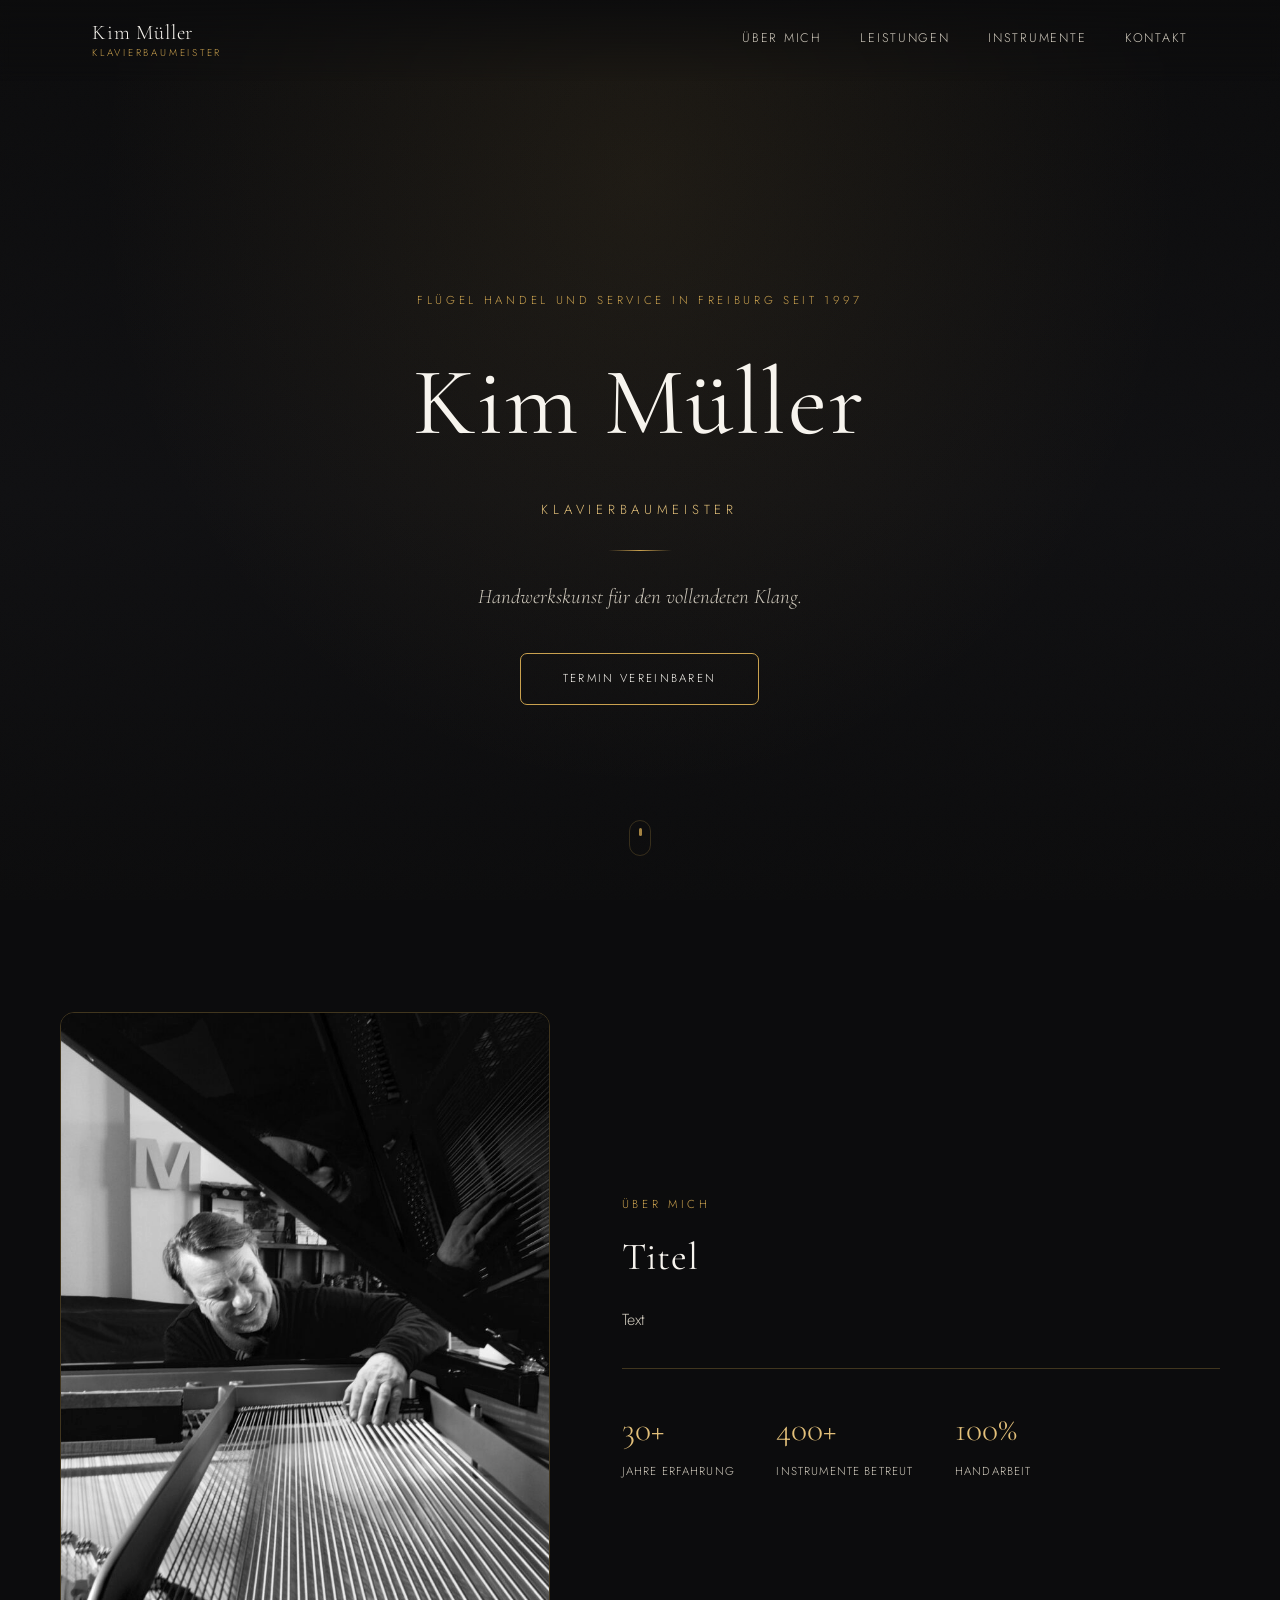
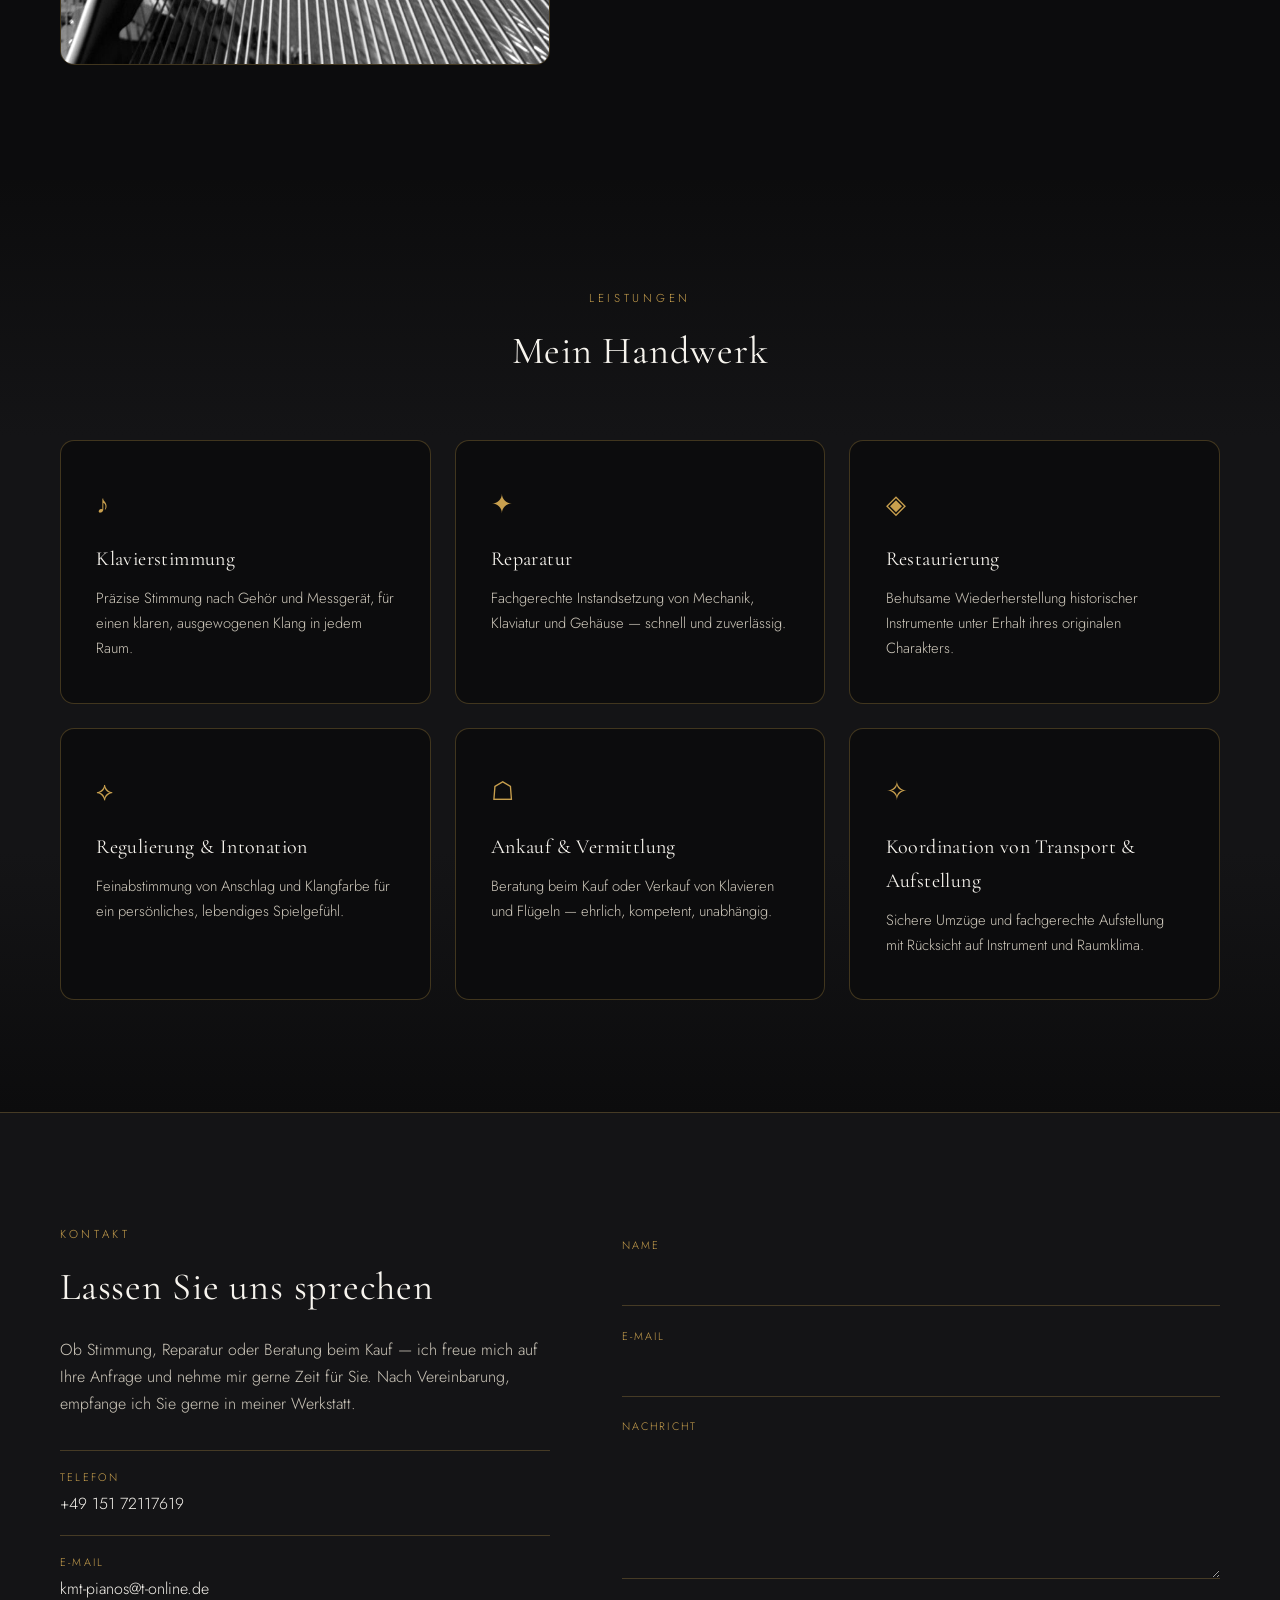
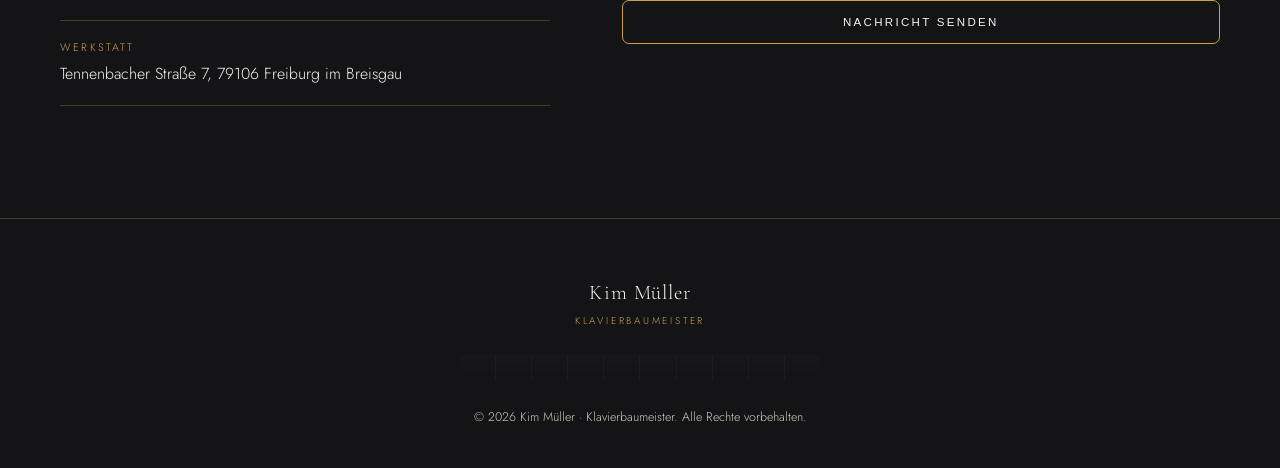
<file: index.html>
<!DOCTYPE html>
<html lang="de">
<head>
<meta charset="UTF-8">
<meta name="viewport" content="width=device-width, initial-scale=1.0">
<title>Kim Müller — Klavierbaumeister in Freiburg | Klavierstimmung, Reparatur, Flügel</title>
<meta name="description" content="Kim Müller, Klavierbaumeister in Freiburg im Breisgau seit 1997. Stimmung, Reparatur, Restaurierung und Regulierung von Klavieren und Flügeln — mit Handwerkskunst und Präzision.">
<link rel="canonical" href="https://kim-mueller-klavierbaumeister.com/">
<link rel="icon" href="favicon.svg" type="image/svg+xml">
<meta property="og:type" content="website">
<meta property="og:locale" content="de_DE">
<meta property="og:site_name" content="Kim Müller — Klavierbaumeister">
<meta property="og:title" content="Kim Müller — Klavierbaumeister in Freiburg">
<meta property="og:description" content="Klavierstimmung, Reparatur, Restaurierung sowie Handel mit Klavieren und Flügeln in Freiburg im Breisgau.">
<meta property="og:url" content="https://kim-mueller-klavierbaumeister.com/">
<meta property="og:image" content="https://kim-mueller-klavierbaumeister.com/assets/kim-mueller-werkstatt.jpg">
<script type="application/ld+json">
{
  "@context": "https://schema.org",
  "@type": "LocalBusiness",
  "@id": "https://kim-mueller-klavierbaumeister.com/#business",
  "name": "Kim Müller — Klavierbaumeister",
  "description": "Klavierstimmung, Reparatur, Restaurierung, Regulierung und Intonation sowie Handel mit Klavieren und Flügeln.",
  "url": "https://kim-mueller-klavierbaumeister.com/",
  "image": "https://kim-mueller-klavierbaumeister.com/assets/kim-mueller-werkstatt.jpg",
  "telephone": "+49 151 72117619",
  "email": "kmt-pianos@t-online.de",
  "foundingDate": "1997",
  "founder": { "@type": "Person", "name": "Kim Müller", "jobTitle": "Klavierbaumeister" },
  "address": {
    "@type": "PostalAddress",
    "streetAddress": "Tennenbacher Straße 7",
    "postalCode": "79106",
    "addressLocality": "Freiburg im Breisgau",
    "addressCountry": "DE"
  },
  "areaServed": "Freiburg im Breisgau"
}
</script>
<link rel="preconnect" href="https://fonts.googleapis.com">
<link rel="preconnect" href="https://fonts.gstatic.com" crossorigin>
<link href="https://fonts.googleapis.com/css2?family=Cormorant+Garamond:ital,wght@0,300;0,400;0,500;0,600;1,400&family=Jost:wght@300;400;500&display=swap" rel="stylesheet">
<link rel="stylesheet" href="styles.css">
</head>
<body>

<div class="grain"></div>
<div class="scroll-progress" id="scrollProgress"></div>

<header class="site-header" id="top">
  <div class="header-inner">
    <a class="brand" href="#top">
      <span class="brand-name">Kim Müller</span>
      <span class="brand-sub">Klavierbaumeister</span>
    </a>
    <nav class="nav" id="nav">
      <a href="#ueber-mich">Über mich</a>
      <a href="#leistungen">Leistungen</a>
      <a href="instrumente.html">Instrumente</a>
      <a href="#kontakt">Kontakt</a>
    </nav>
    <button class="nav-toggle" id="navToggle" aria-label="Menü öffnen" aria-expanded="false">
      <span></span><span></span><span></span>
    </button>
  </div>
</header>

<main>

  <section class="hero">
    <div class="hero-content">
      <p class="eyebrow">Flügel Handel und Service in Freiburg seit 1997</p>
      <h1>Kim Müller</h1>
      <p class="hero-role">Klavierbaumeister</p>
      <div class="hero-rule"></div>
      <p class="hero-tagline">Handwerkskunst für den vollendeten Klang.</p>
      <a href="#kontakt" class="btn">Termin vereinbaren</a>
    </div>
    <a href="#ueber-mich" class="scroll-cue" aria-label="Nach unten scrollen">
      <span></span>
    </a>
  </section>

  <section class="section" id="ueber-mich">
    <div class="section-inner two-col">
      <div class="col-media reveal">
        <div class="about-photo">
          <img src="assets/kim-mueller-werkstatt.jpg" alt="Kim Müller bei der Arbeit an einem Flügel in seiner Werkstatt" loading="lazy">
        </div>
      </div>
      <div class="col-text reveal" style="--reveal-delay: 0.1s">
        <p class="eyebrow">Über mich</p>
        <h2>Titel</h2>
        <p>Text</p>
        <div class="stats">
          <div class="stat">
            <span class="stat-num">30+</span>
            <span class="stat-label">Jahre Erfahrung</span>
          </div>
          <div class="stat">
            <span class="stat-num">400+</span>
            <span class="stat-label">Instrumente betreut</span>
          </div>
          <div class="stat">
            <span class="stat-num">100%</span>
            <span class="stat-label">Handarbeit</span>
          </div>
        </div>
      </div>
    </div>
  </section>

  <section class="section alt" id="leistungen">
    <div class="section-inner">
      <div class="reveal">
        <p class="eyebrow center">Leistungen</p>
        <h2 class="center">Mein Handwerk</h2>
      </div>
      <div class="services-grid">
        <div class="service reveal" style="--reveal-delay: 0.05s">
          <div class="service-icon" aria-hidden="true">♪</div>
          <h3>Klavierstimmung</h3>
          <p>Präzise Stimmung nach Gehör und Messgerät, für einen klaren, ausgewogenen Klang in jedem Raum.</p>
        </div>
        <div class="service reveal" style="--reveal-delay: 0.1s">
          <div class="service-icon" aria-hidden="true">✦</div>
          <h3>Reparatur</h3>
          <p>Fachgerechte Instandsetzung von Mechanik, Klaviatur und Gehäuse — schnell und zuverlässig.</p>
        </div>
        <div class="service reveal" style="--reveal-delay: 0.15s">
          <div class="service-icon" aria-hidden="true">◈</div>
          <h3>Restaurierung</h3>
          <p>Behutsame Wiederherstellung historischer Instrumente unter Erhalt ihres originalen Charakters.</p>
        </div>
        <div class="service reveal" style="--reveal-delay: 0.05s">
          <div class="service-icon" aria-hidden="true">⟡</div>
          <h3>Regulierung &amp; Intonation</h3>
          <p>Feinabstimmung von Anschlag und Klangfarbe für ein persönliches, lebendiges Spielgefühl.</p>
        </div>
        <div class="service reveal" style="--reveal-delay: 0.1s">
          <div class="service-icon" aria-hidden="true">☖</div>
          <h3>Ankauf &amp; Vermittlung</h3>
          <p>Beratung beim Kauf oder Verkauf von Klavieren und Flügeln — ehrlich, kompetent, unabhängig.</p>
        </div>
        <div class="service reveal" style="--reveal-delay: 0.15s">
          <div class="service-icon" aria-hidden="true">✧</div>
          <h3>Koordination von Transport &amp; Aufstellung</h3>
          <p>Sichere Umzüge und fachgerechte Aufstellung mit Rücksicht auf Instrument und Raumklima.</p>
        </div>
      </div>
    </div>
  </section>

  <section class="section alt" id="kontakt">
    <div class="section-inner two-col">
      <div class="col-text reveal">
        <p class="eyebrow">Kontakt</p>
        <h2>Lassen Sie uns sprechen</h2>
        <p>Ob Stimmung, Reparatur oder Beratung beim Kauf — ich freue mich auf Ihre Anfrage und
        nehme mir gerne Zeit für Sie. Nach Vereinbarung, empfange ich Sie gerne in meiner Werkstatt.</p>
        <ul class="contact-list">
          <li>
            <span class="contact-label">Telefon</span>
            <a href="tel:+4915172117619">+49 151 72117619</a>
          </li>
          <li>
            <span class="contact-label">E-Mail</span>
            <a href="mailto:kmt-pianos@t-online.de">kmt-pianos@t-online.de</a>
          </li>
          <li>
            <span class="contact-label">Werkstatt</span>
            <span>Tennenbacher Straße 7, 79106 Freiburg im Breisgau</span>
          </li>
        </ul>
      </div>
      <div class="col-form reveal" style="--reveal-delay: 0.1s">
        <form class="contact-form" id="contactForm" action="/api/kontakt" method="POST">
          <input type="checkbox" name="botcheck" class="form-honeypot" tabindex="-1" autocomplete="off" aria-hidden="true">
          <div class="form-row">
            <label for="name">Name</label>
            <input type="text" id="name" name="name" required>
          </div>
          <div class="form-row">
            <label for="email">E-Mail</label>
            <input type="email" id="email" name="email" required>
          </div>
          <div class="form-row">
            <label for="message">Nachricht</label>
            <textarea id="message" name="message" rows="5" required></textarea>
          </div>
          <button type="submit" class="btn btn-outline">Nachricht senden</button>
          <p class="form-note" id="formNote" role="status"></p>
        </form>
      </div>
    </div>
  </section>

</main>

<footer class="site-footer">
  <div class="footer-inner">
    <div class="footer-brand">
      <span class="brand-name">Kim Müller</span>
      <span class="brand-sub">Klavierbaumeister</span>
    </div>
    <div class="key-strip small" aria-hidden="true">
      <span></span><span></span><span></span><span></span><span></span>
      <span></span><span></span><span></span><span></span><span></span>
    </div>
    <p class="footer-copy">&copy; <span id="year"></span> Kim Müller · Klavierbaumeister. Alle Rechte vorbehalten.</p>
  </div>
</footer>

<script src="script.js"></script>
</body>
</html>
</file>
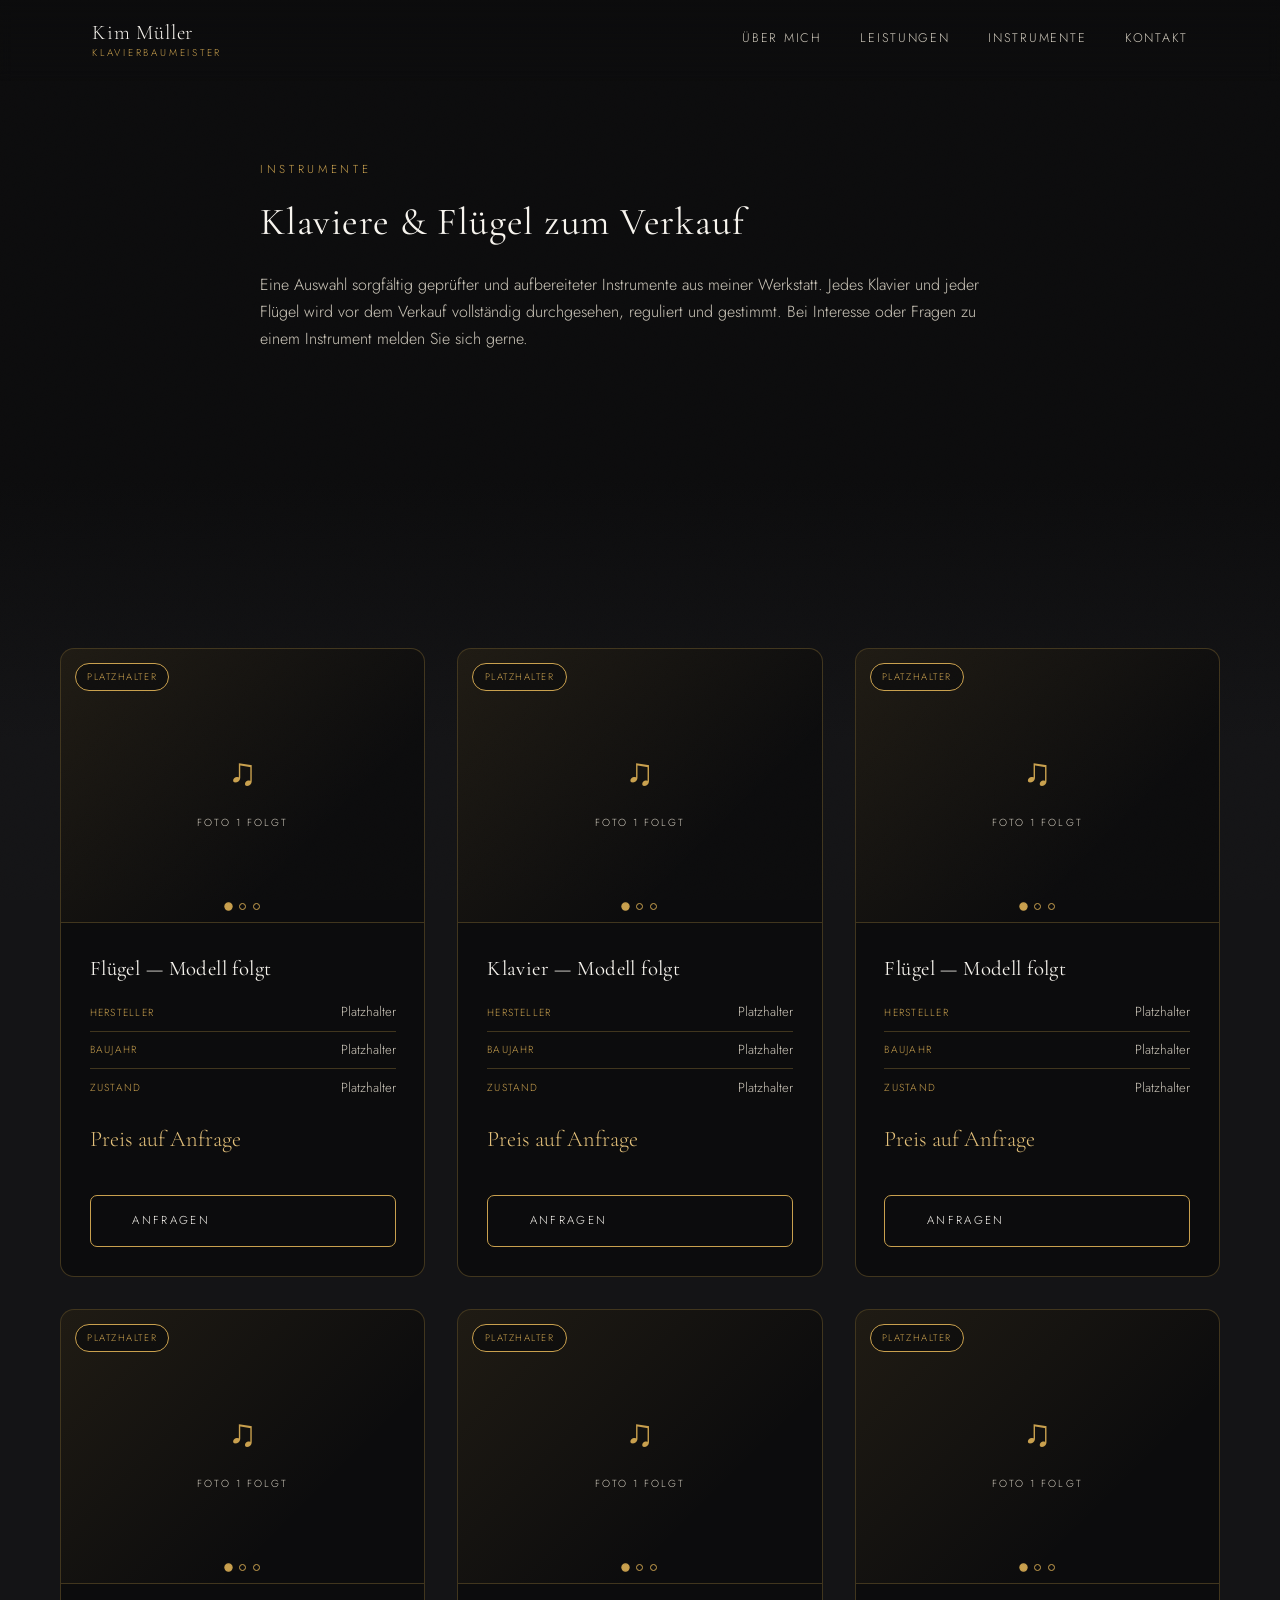
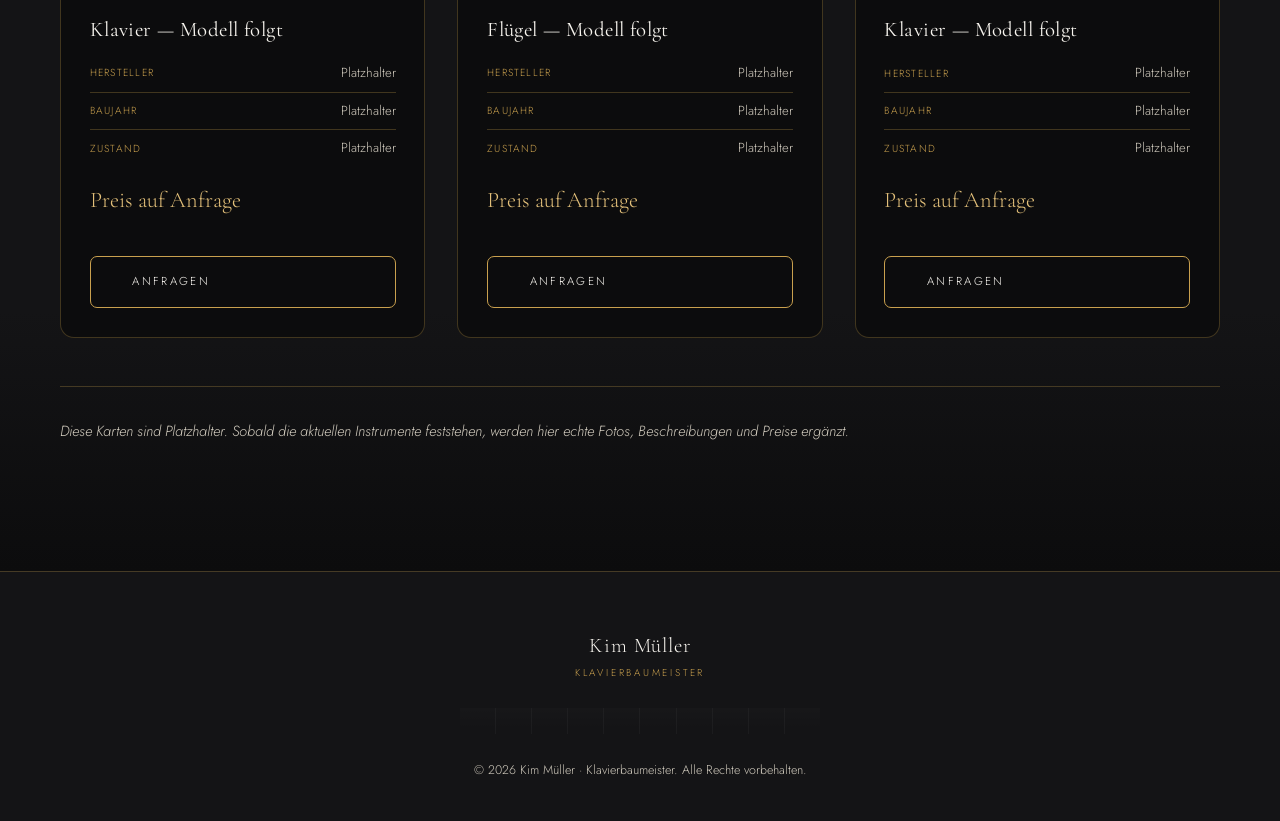
<file: instrumente.html>
<!DOCTYPE html>
<html lang="de">
<head>
<meta charset="UTF-8">
<meta name="viewport" content="width=device-width, initial-scale=1.0">
<title>Instrumente — Kim Müller, Klavierbaumeister</title>
<meta name="description" content="Klaviere und Flügel zum Verkauf bei Kim Müller, Klavierbaumeister in Freiburg im Breisgau.">
<link rel="preconnect" href="https://fonts.googleapis.com">
<link rel="preconnect" href="https://fonts.gstatic.com" crossorigin>
<link href="https://fonts.googleapis.com/css2?family=Cormorant+Garamond:ital,wght@0,300;0,400;0,500;0,600;1,400&family=Jost:wght@300;400;500&display=swap" rel="stylesheet">
<link rel="stylesheet" href="styles.css">
</head>
<body>

<div class="grain"></div>
<div class="scroll-progress" id="scrollProgress"></div>

<header class="site-header" id="top">
  <div class="header-inner">
    <a class="brand" href="index.html">
      <span class="brand-name">Kim Müller</span>
      <span class="brand-sub">Klavierbaumeister</span>
    </a>
    <nav class="nav" id="nav">
      <a href="index.html#ueber-mich">Über mich</a>
      <a href="index.html#leistungen">Leistungen</a>
      <a href="instrumente.html">Instrumente</a>
      <a href="index.html#kontakt">Kontakt</a>
    </nav>
    <button class="nav-toggle" id="navToggle" aria-label="Menü öffnen" aria-expanded="false">
      <span></span><span></span><span></span>
    </button>
  </div>
</header>

<main>

  <section class="section" style="padding-top: 10rem;">
    <div class="section-inner page-intro reveal">
      <p class="eyebrow">Instrumente</p>
      <h2>Klaviere &amp; Flügel zum Verkauf</h2>
      <p>Eine Auswahl sorgfältig geprüfter und aufbereiteter Instrumente aus meiner Werkstatt.
      Jedes Klavier und jeder Flügel wird vor dem Verkauf vollständig durchgesehen, reguliert
      und gestimmt. Bei Interesse oder Fragen zu einem Instrument melden Sie sich gerne.</p>
    </div>
  </section>

  <section class="section alt" id="angebot">
    <div class="section-inner">
      <!--
        So fügen Sie Bilder hinzu:
        Jedes Instrument hat eine Galerie (<div class="instrument-gallery">).
        Für jedes Bild eine Zeile in "gallery-track" einfügen, z. B.:
          <img src="assets/instrumente/fluegel-steinway-1.jpg" alt="Steinway Flügel, Ansicht von vorne" loading="lazy">
          <img src="assets/instrumente/fluegel-steinway-2.jpg" alt="Steinway Flügel, Klaviatur" loading="lazy">
        Die Platzhalter (<div class="gallery-slide ...">) dann einfach löschen.
        Bei mehr als einem Bild erscheinen automatisch Pfeile und Punkte;
        ein Klick auf ein Bild öffnet es groß.
      -->
      <div class="instruments-grid">

        <div class="instrument-card reveal" style="--reveal-delay: 0.05s">
          <span class="instrument-badge">Platzhalter</span>
          <div class="instrument-gallery" data-gallery>
            <div class="gallery-track">
              <div class="gallery-slide instrument-photo">
                <span class="instrument-photo-icon" aria-hidden="true">♫</span>
                <span class="instrument-photo-label">Foto 1 folgt</span>
              </div>
              <div class="gallery-slide instrument-photo">
                <span class="instrument-photo-icon" aria-hidden="true">♫</span>
                <span class="instrument-photo-label">Foto 2 folgt</span>
              </div>
              <div class="gallery-slide instrument-photo">
                <span class="instrument-photo-icon" aria-hidden="true">♫</span>
                <span class="instrument-photo-label">Foto 3 folgt</span>
              </div>
            </div>
          </div>
          <div class="instrument-info">
            <h3>Flügel — Modell folgt</h3>
            <ul class="instrument-meta">
              <li><span class="label">Hersteller</span><span>Platzhalter</span></li>
              <li><span class="label">Baujahr</span><span>Platzhalter</span></li>
              <li><span class="label">Zustand</span><span>Platzhalter</span></li>
            </ul>
            <p class="instrument-price">Preis auf Anfrage</p>
            <a href="index.html#kontakt" class="btn btn-outline">Anfragen</a>
          </div>
        </div>

        <div class="instrument-card reveal" style="--reveal-delay: 0.1s">
          <span class="instrument-badge">Platzhalter</span>
          <div class="instrument-gallery" data-gallery>
            <div class="gallery-track">
              <div class="gallery-slide instrument-photo">
                <span class="instrument-photo-icon" aria-hidden="true">♫</span>
                <span class="instrument-photo-label">Foto 1 folgt</span>
              </div>
              <div class="gallery-slide instrument-photo">
                <span class="instrument-photo-icon" aria-hidden="true">♫</span>
                <span class="instrument-photo-label">Foto 2 folgt</span>
              </div>
              <div class="gallery-slide instrument-photo">
                <span class="instrument-photo-icon" aria-hidden="true">♫</span>
                <span class="instrument-photo-label">Foto 3 folgt</span>
              </div>
            </div>
          </div>
          <div class="instrument-info">
            <h3>Klavier — Modell folgt</h3>
            <ul class="instrument-meta">
              <li><span class="label">Hersteller</span><span>Platzhalter</span></li>
              <li><span class="label">Baujahr</span><span>Platzhalter</span></li>
              <li><span class="label">Zustand</span><span>Platzhalter</span></li>
            </ul>
            <p class="instrument-price">Preis auf Anfrage</p>
            <a href="index.html#kontakt" class="btn btn-outline">Anfragen</a>
          </div>
        </div>

        <div class="instrument-card reveal" style="--reveal-delay: 0.15s">
          <span class="instrument-badge">Platzhalter</span>
          <div class="instrument-gallery" data-gallery>
            <div class="gallery-track">
              <div class="gallery-slide instrument-photo">
                <span class="instrument-photo-icon" aria-hidden="true">♫</span>
                <span class="instrument-photo-label">Foto 1 folgt</span>
              </div>
              <div class="gallery-slide instrument-photo">
                <span class="instrument-photo-icon" aria-hidden="true">♫</span>
                <span class="instrument-photo-label">Foto 2 folgt</span>
              </div>
              <div class="gallery-slide instrument-photo">
                <span class="instrument-photo-icon" aria-hidden="true">♫</span>
                <span class="instrument-photo-label">Foto 3 folgt</span>
              </div>
            </div>
          </div>
          <div class="instrument-info">
            <h3>Flügel — Modell folgt</h3>
            <ul class="instrument-meta">
              <li><span class="label">Hersteller</span><span>Platzhalter</span></li>
              <li><span class="label">Baujahr</span><span>Platzhalter</span></li>
              <li><span class="label">Zustand</span><span>Platzhalter</span></li>
            </ul>
            <p class="instrument-price">Preis auf Anfrage</p>
            <a href="index.html#kontakt" class="btn btn-outline">Anfragen</a>
          </div>
        </div>

        <div class="instrument-card reveal" style="--reveal-delay: 0.05s">
          <span class="instrument-badge">Platzhalter</span>
          <div class="instrument-gallery" data-gallery>
            <div class="gallery-track">
              <div class="gallery-slide instrument-photo">
                <span class="instrument-photo-icon" aria-hidden="true">♫</span>
                <span class="instrument-photo-label">Foto 1 folgt</span>
              </div>
              <div class="gallery-slide instrument-photo">
                <span class="instrument-photo-icon" aria-hidden="true">♫</span>
                <span class="instrument-photo-label">Foto 2 folgt</span>
              </div>
              <div class="gallery-slide instrument-photo">
                <span class="instrument-photo-icon" aria-hidden="true">♫</span>
                <span class="instrument-photo-label">Foto 3 folgt</span>
              </div>
            </div>
          </div>
          <div class="instrument-info">
            <h3>Klavier — Modell folgt</h3>
            <ul class="instrument-meta">
              <li><span class="label">Hersteller</span><span>Platzhalter</span></li>
              <li><span class="label">Baujahr</span><span>Platzhalter</span></li>
              <li><span class="label">Zustand</span><span>Platzhalter</span></li>
            </ul>
            <p class="instrument-price">Preis auf Anfrage</p>
            <a href="index.html#kontakt" class="btn btn-outline">Anfragen</a>
          </div>
        </div>

        <div class="instrument-card reveal" style="--reveal-delay: 0.1s">
          <span class="instrument-badge">Platzhalter</span>
          <div class="instrument-gallery" data-gallery>
            <div class="gallery-track">
              <div class="gallery-slide instrument-photo">
                <span class="instrument-photo-icon" aria-hidden="true">♫</span>
                <span class="instrument-photo-label">Foto 1 folgt</span>
              </div>
              <div class="gallery-slide instrument-photo">
                <span class="instrument-photo-icon" aria-hidden="true">♫</span>
                <span class="instrument-photo-label">Foto 2 folgt</span>
              </div>
              <div class="gallery-slide instrument-photo">
                <span class="instrument-photo-icon" aria-hidden="true">♫</span>
                <span class="instrument-photo-label">Foto 3 folgt</span>
              </div>
            </div>
          </div>
          <div class="instrument-info">
            <h3>Flügel — Modell folgt</h3>
            <ul class="instrument-meta">
              <li><span class="label">Hersteller</span><span>Platzhalter</span></li>
              <li><span class="label">Baujahr</span><span>Platzhalter</span></li>
              <li><span class="label">Zustand</span><span>Platzhalter</span></li>
            </ul>
            <p class="instrument-price">Preis auf Anfrage</p>
            <a href="index.html#kontakt" class="btn btn-outline">Anfragen</a>
          </div>
        </div>

        <div class="instrument-card reveal" style="--reveal-delay: 0.15s">
          <span class="instrument-badge">Platzhalter</span>
          <div class="instrument-gallery" data-gallery>
            <div class="gallery-track">
              <div class="gallery-slide instrument-photo">
                <span class="instrument-photo-icon" aria-hidden="true">♫</span>
                <span class="instrument-photo-label">Foto 1 folgt</span>
              </div>
              <div class="gallery-slide instrument-photo">
                <span class="instrument-photo-icon" aria-hidden="true">♫</span>
                <span class="instrument-photo-label">Foto 2 folgt</span>
              </div>
              <div class="gallery-slide instrument-photo">
                <span class="instrument-photo-icon" aria-hidden="true">♫</span>
                <span class="instrument-photo-label">Foto 3 folgt</span>
              </div>
            </div>
          </div>
          <div class="instrument-info">
            <h3>Klavier — Modell folgt</h3>
            <ul class="instrument-meta">
              <li><span class="label">Hersteller</span><span>Platzhalter</span></li>
              <li><span class="label">Baujahr</span><span>Platzhalter</span></li>
              <li><span class="label">Zustand</span><span>Platzhalter</span></li>
            </ul>
            <p class="instrument-price">Preis auf Anfrage</p>
            <a href="index.html#kontakt" class="btn btn-outline">Anfragen</a>
          </div>
        </div>

      </div>

      <p class="instrument-note reveal">Diese Karten sind Platzhalter. Sobald die aktuellen Instrumente
      feststehen, werden hier echte Fotos, Beschreibungen und Preise ergänzt.</p>
    </div>
  </section>

</main>

<footer class="site-footer">
  <div class="footer-inner">
    <div class="footer-brand">
      <span class="brand-name">Kim Müller</span>
      <span class="brand-sub">Klavierbaumeister</span>
    </div>
    <div class="key-strip small" aria-hidden="true">
      <span></span><span></span><span></span><span></span><span></span>
      <span></span><span></span><span></span><span></span><span></span>
    </div>
    <p class="footer-copy">&copy; <span id="year"></span> Kim Müller · Klavierbaumeister. Alle Rechte vorbehalten.</p>
  </div>
</footer>

<script src="script.js"></script>
<script src="gallery.js"></script>
</body>
</html>
</file>
<file: styles.css>
/* ------------------------------------------------------------
   Kim Müller — Klavierbaumeister
   Elegant, ruhig, in mattem Schwarz und Gold — inspiriert von der
   zeitlosen Lackoberfläche eines Konzertflügels.
------------------------------------------------------------- */

:root {
  --black: #0c0c0d;
  --black-soft: #141416;
  --ivory: #f7f4ee;
  --ivory-dim: #cfc9bc;
  --gold: #c9a04e;
  --gold-bright: #e3c07a;
  --line: rgba(201, 160, 78, 0.28);
  --serif: 'Cormorant Garamond', Georgia, serif;
  --sans: 'Jost', 'Helvetica Neue', Arial, sans-serif;
  --maxw: 1160px;
  --ease: cubic-bezier(0.16, 0.84, 0.44, 1);
  --radius: 14px;
  --radius-sm: 7px;
}

* { box-sizing: border-box; }

html { scroll-behavior: smooth; }

body {
  margin: 0;
  background: var(--black);
  color: var(--ivory);
  font-family: var(--sans);
  font-weight: 300;
  line-height: 1.7;
  -webkit-font-smoothing: antialiased;
}

img { max-width: 100%; display: block; }

a { color: inherit; text-decoration: none; }

h1, h2, h3, blockquote {
  font-family: var(--serif);
  font-weight: 400;
  letter-spacing: 0.02em;
  margin: 0 0 0.4em;
  color: var(--ivory);
}

p { margin: 0 0 1em; color: var(--ivory-dim); }

.eyebrow {
  font-family: var(--sans);
  text-transform: uppercase;
  letter-spacing: 0.32em;
  font-size: 0.72rem;
  color: var(--gold);
  margin: 0 0 0.9em;
}
.eyebrow.center { text-align: center; }

h2 { font-size: clamp(1.9rem, 3vw, 2.6rem); }
h2.center { text-align: center; margin-bottom: 0.6em; }

.section h2 + p.eyebrow { margin-top: 0; }

/* subtle film-grain overlay for texture, like lacquer under light */
.grain {
  position: fixed;
  inset: 0;
  pointer-events: none;
  z-index: 5;
  opacity: 0.035;
  background-image: url("data:image/svg+xml,%3Csvg xmlns='http://www.w3.org/2000/svg' width='120' height='120'%3E%3Cfilter id='n'%3E%3CfeTurbulence type='fractalNoise' baseFrequency='0.9' numOctaves='2' stitchTiles='stitch'/%3E%3C/filter%3E%3Crect width='100%25' height='100%25' filter='url(%23n)'/%3E%3C/svg%3E");
  mix-blend-mode: overlay;
}

/* ---------- Scroll progress ---------- */
.scroll-progress {
  position: fixed;
  top: 0;
  left: 0;
  height: 2px;
  width: 0%;
  background: linear-gradient(to right, var(--gold), var(--gold-bright));
  z-index: 60;
  transition: width 0.1s linear;
}

/* ---------- Header ---------- */
.site-header {
  position: fixed;
  top: 0; left: 0; right: 0;
  z-index: 50;
  background: linear-gradient(to bottom, rgba(12,12,13,0.92), rgba(12,12,13,0));
  backdrop-filter: blur(6px);
}

.header-inner {
  max-width: var(--maxw);
  margin: 0 auto;
  padding: 1.4rem 2rem;
  display: flex;
  align-items: center;
  justify-content: space-between;
}

.brand { display: flex; flex-direction: column; line-height: 1.1; }
.brand-name {
  font-family: var(--serif);
  font-size: 1.3rem;
  letter-spacing: 0.04em;
  color: var(--ivory);
}
.brand-sub {
  font-size: 0.62rem;
  letter-spacing: 0.28em;
  text-transform: uppercase;
  color: var(--gold);
  margin-top: 0.25em;
}

.nav { display: flex; gap: 2.4rem; }
.nav a {
  font-size: 0.78rem;
  letter-spacing: 0.14em;
  text-transform: uppercase;
  color: var(--ivory-dim);
  position: relative;
  padding-bottom: 4px;
  transition: color 0.4s var(--ease);
}
.nav a::after {
  content: '';
  position: absolute;
  left: 0; bottom: 0;
  width: 0;
  height: 1px;
  background: var(--gold);
  transition: width 0.45s var(--ease);
}
.nav a:hover { color: var(--gold-bright); }
.nav a:hover::after { width: 100%; }

.nav-toggle {
  display: none;
  flex-direction: column;
  justify-content: center;
  gap: 5px;
  width: 32px; height: 32px;
  background: none;
  border: none;
  cursor: pointer;
}
.nav-toggle span {
  display: block;
  height: 1px;
  background: var(--gold);
}

/* ---------- Hero ---------- */
.hero {
  min-height: 100svh;
  display: flex;
  flex-direction: column;
  align-items: center;
  justify-content: center;
  text-align: center;
  position: relative;
  padding: 6rem 1.5rem 0;
  background:
    radial-gradient(ellipse at 50% 20%, rgba(201,160,78,0.09), transparent 60%),
    linear-gradient(180deg, #0c0c0d 0%, #101012 55%, #0c0c0d 100%);
  overflow: hidden;
}

.hero-content { max-width: 640px; margin: 0 auto; will-change: transform, opacity; }

.hero .eyebrow { justify-content: center; text-align: center; }

.hero h1 {
  font-size: clamp(3.2rem, 9vw, 6rem);
  letter-spacing: 0.02em;
  margin-bottom: 0.15em;
}

.hero-role {
  text-transform: uppercase;
  letter-spacing: 0.36em;
  font-size: 0.82rem;
  color: var(--gold-bright);
  margin-bottom: 1.8rem;
}

.hero-rule {
  width: 64px;
  height: 1px;
  margin: 0 auto 1.8rem;
  background: linear-gradient(to right, transparent, var(--gold), transparent);
}

.hero-tagline {
  font-family: var(--serif);
  font-style: italic;
  font-size: 1.3rem;
  color: var(--ivory-dim);
  margin-bottom: 2.4rem;
}

.btn {
  display: inline-block;
  padding: 0.95rem 2.6rem;
  border: 1px solid var(--gold);
  border-radius: var(--radius-sm);
  color: var(--ivory);
  text-transform: uppercase;
  letter-spacing: 0.2em;
  font-size: 0.72rem;
  background: transparent;
  cursor: pointer;
  transition: background 0.5s var(--ease), color 0.5s var(--ease), transform 0.5s var(--ease), box-shadow 0.5s var(--ease);
}
.btn:hover {
  background: var(--gold);
  color: var(--black);
  transform: translateY(-2px);
  box-shadow: 0 10px 30px -12px rgba(201, 160, 78, 0.45);
}

.btn-outline { background: transparent; }

/* scroll cue: replaces the old hard-edged key-strip divider between hero and content */
.scroll-cue {
  position: absolute;
  left: 50%;
  bottom: 44px;
  transform: translateX(-50%);
  width: 22px;
  height: 36px;
  border: 1px solid var(--line);
  border-radius: 12px;
  opacity: 0.8;
  transition: opacity 0.4s var(--ease), border-color 0.4s var(--ease);
}
.scroll-cue:hover { opacity: 1; border-color: var(--gold); }
.scroll-cue span {
  position: absolute;
  top: 7px;
  left: 50%;
  width: 3px;
  height: 8px;
  margin-left: -1.5px;
  border-radius: 2px;
  background: var(--gold);
  animation: scroll-cue-move 1.8s ease-in-out infinite;
}
@keyframes scroll-cue-move {
  0% { opacity: 0; transform: translateY(0); }
  30% { opacity: 1; }
  100% { opacity: 0; transform: translateY(11px); }
}
@media (prefers-reduced-motion: reduce) {
  .scroll-cue span { animation: none; opacity: 1; }
}

/* piano-key divider */
.key-strip {
  position: absolute;
  left: 0; right: 0; bottom: 0;
  display: flex;
  height: 46px;
  opacity: 0.9;
}
.key-strip span {
  flex: 1;
  border-left: 1px solid rgba(247,244,238,0.08);
  background: linear-gradient(to bottom, rgba(247,244,238,0.03), transparent);
}
.key-strip span:first-child { border-left: none; }
.key-strip.small { position: static; height: 26px; max-width: 360px; margin: 1.6rem auto; opacity: 0.5; }

/* ---------- Sections ---------- */
.section { padding: 7rem 1.5rem; position: relative; }
.section.alt {
  background: linear-gradient(180deg,
    var(--black) 0,
    var(--black-soft) 260px,
    var(--black-soft) calc(100% - 260px),
    var(--black) 100%);
}
.section.alt + .section.alt { background: var(--black-soft); border-top: 1px solid var(--line); }
.section-inner { max-width: var(--maxw); margin: 0 auto; }

.two-col {
  display: grid;
  grid-template-columns: 0.9fr 1.1fr;
  gap: 4.5rem;
  align-items: center;
}

.about-content { max-width: 760px; }

.about-photo {
  border-radius: var(--radius);
  overflow: hidden;
  border: 1px solid var(--line);
  aspect-ratio: 3 / 4;
}
.about-photo img {
  width: 100%;
  height: 100%;
  object-fit: cover;
  filter: grayscale(1) contrast(1.05);
}

.stats {
  display: flex;
  gap: 2.6rem;
  margin-top: 2.2rem;
  padding-top: 2rem;
  border-top: 1px solid var(--line);
}
.stat { display: flex; flex-direction: column; }
.stat-num {
  font-family: var(--serif);
  font-size: 2.1rem;
  color: var(--gold-bright);
}
.stat-label {
  font-size: 0.72rem;
  letter-spacing: 0.1em;
  text-transform: uppercase;
  color: var(--ivory-dim);
  margin-top: 0.3em;
}

/* ---------- Services ---------- */
.services-grid {
  margin-top: 3.5rem;
  display: grid;
  grid-template-columns: repeat(3, 1fr);
  gap: 1.5rem;
}
.service {
  background: var(--black-soft);
  border: 1px solid var(--line);
  border-radius: var(--radius);
  padding: 2.6rem 2.2rem;
  transition: background 0.5s var(--ease), transform 0.5s var(--ease), border-color 0.5s var(--ease);
}
.section.alt .service { background: var(--black); }
.service:hover { background: #17171a; transform: translateY(-4px); border-color: var(--gold); }
.service-icon {
  font-family: var(--serif);
  font-size: 1.6rem;
  color: var(--gold);
  margin-bottom: 1rem;
}
.service h3 {
  font-size: 1.25rem;
  margin-bottom: 0.5em;
}
.service p { margin: 0; font-size: 0.92rem; }

/* ---------- Instrumente ---------- */
.page-intro { max-width: 760px; }

.instruments-grid {
  margin-top: 3.5rem;
  display: grid;
  grid-template-columns: repeat(3, 1fr);
  gap: 2rem;
}

.instrument-card {
  position: relative;
  display: flex;
  flex-direction: column;
  border: 1px solid var(--line);
  border-radius: var(--radius);
  overflow: hidden;
  background: var(--black-soft);
  transition: transform 0.5s var(--ease), border-color 0.5s var(--ease);
}
.section.alt .instrument-card { background: var(--black); }
.instrument-card:hover { transform: translateY(-4px); border-color: var(--gold); }

.instrument-badge {
  position: absolute;
  top: 14px;
  left: 14px;
  z-index: 1;
  padding: 0.3rem 0.7rem;
  border: 1px solid var(--gold);
  border-radius: 999px;
  background: rgba(12, 12, 13, 0.75);
  color: var(--gold);
  text-transform: uppercase;
  letter-spacing: 0.16em;
  font-size: 0.6rem;
}

.instrument-photo {
  aspect-ratio: 4 / 3;
  display: flex;
  flex-direction: column;
  align-items: center;
  justify-content: center;
  gap: 0.6rem;
  border-bottom: 1px solid var(--line);
  background: linear-gradient(135deg, rgba(201, 160, 78, 0.1), transparent 70%);
  color: var(--gold);
}
.instrument-photo-icon { font-size: 2.4rem; }
.instrument-photo-label {
  font-size: 0.64rem;
  text-transform: uppercase;
  letter-spacing: 0.2em;
  color: var(--ivory-dim);
}

.instrument-info {
  padding: 1.8rem;
  display: flex;
  flex-direction: column;
  gap: 0.9rem;
  flex: 1;
}
.instrument-info h3 { font-size: 1.3rem; margin: 0; }

.instrument-meta { list-style: none; margin: 0; padding: 0; }
.instrument-meta li {
  display: flex;
  justify-content: space-between;
  gap: 1rem;
  font-size: 0.82rem;
  color: var(--ivory-dim);
  padding: 0.45rem 0;
  border-top: 1px solid var(--line);
}
.instrument-meta li:first-child { border-top: none; padding-top: 0; }
.instrument-meta .label {
  color: var(--gold);
  text-transform: uppercase;
  letter-spacing: 0.12em;
  font-size: 0.64rem;
  align-self: center;
}

.instrument-price {
  font-family: var(--serif);
  font-size: 1.4rem;
  color: var(--gold-bright);
  margin-top: auto;
}

.instrument-note {
  margin-top: 3rem;
  padding-top: 2rem;
  border-top: 1px solid var(--line);
  font-style: italic;
  font-size: 0.92rem;
}

/* ---------- Instrument-Galerie ---------- */
.instrument-gallery {
  position: relative;
  border-bottom: 1px solid var(--line);
}
.gallery-track {
  display: flex;
  overflow-x: auto;
  scroll-snap-type: x mandatory;
  scrollbar-width: none;
  aspect-ratio: 4 / 3;
}
.gallery-track::-webkit-scrollbar { display: none; }
.gallery-track > * {
  flex: 0 0 100%;
  width: 100%;
  height: 100%;
  scroll-snap-align: start;
}
.gallery-track > img {
  object-fit: cover;
  cursor: zoom-in;
}
.gallery-track > .instrument-photo { border-bottom: none; aspect-ratio: auto; }

.gallery-btn {
  position: absolute;
  top: 50%;
  transform: translateY(-50%);
  width: 38px;
  height: 38px;
  border: 1px solid var(--line);
  border-radius: 50%;
  background: rgba(12, 12, 13, 0.7);
  color: var(--gold);
  font-family: var(--serif);
  font-size: 1.5rem;
  line-height: 1;
  cursor: pointer;
  opacity: 0;
  transition: opacity 0.35s var(--ease), border-color 0.35s var(--ease), background 0.35s var(--ease);
}
.gallery-prev { left: 12px; }
.gallery-next { right: 12px; }
.instrument-gallery:hover .gallery-btn,
.gallery-btn:focus-visible { opacity: 1; }
.gallery-btn:hover { border-color: var(--gold); background: rgba(12, 12, 13, 0.9); }
@media (hover: none) { .instrument-gallery .gallery-btn { opacity: 1; } }

.gallery-dots {
  position: absolute;
  left: 0; right: 0; bottom: 12px;
  display: flex;
  justify-content: center;
  gap: 7px;
}
.gallery-dots button {
  width: 7px;
  height: 7px;
  padding: 0;
  border: 1px solid var(--gold);
  border-radius: 50%;
  background: transparent;
  cursor: pointer;
  transition: background 0.3s var(--ease), transform 0.3s var(--ease);
}
.gallery-dots button.active { background: var(--gold); transform: scale(1.2); }

/* Lightbox */
.lightbox {
  position: fixed;
  inset: 0;
  z-index: 100;
  display: flex;
  align-items: center;
  justify-content: center;
  padding: 4rem 1rem;
  background: rgba(8, 8, 9, 0.95);
}
.lightbox[hidden] { display: none; }
.lightbox-img {
  max-width: min(1100px, 100%);
  max-height: 100%;
  border-radius: var(--radius-sm);
  object-fit: contain;
}
.lightbox .gallery-btn { opacity: 1; position: fixed; width: 46px; height: 46px; font-size: 2rem; }
.lightbox .gallery-prev { left: 16px; }
.lightbox .gallery-next { right: 16px; }
.lightbox.single .gallery-btn { display: none; }
.lightbox-close {
  position: fixed;
  top: 16px; right: 16px;
  width: 42px; height: 42px;
  border: 1px solid var(--line);
  border-radius: 50%;
  background: transparent;
  color: var(--ivory);
  font-size: 1.6rem;
  line-height: 1;
  cursor: pointer;
}
.lightbox-close:hover { border-color: var(--gold); color: var(--gold); }
.lightbox-count {
  position: fixed;
  bottom: 18px; left: 0; right: 0;
  margin: 0;
  text-align: center;
  font-size: 0.72rem;
  letter-spacing: 0.2em;
  color: var(--ivory-dim);
}

/* ---------- Quote ---------- */
.quote-section { text-align: center; padding: 6rem 1.5rem; }
.quote-section blockquote {
  font-size: clamp(1.5rem, 3vw, 2.1rem);
  font-style: italic;
  max-width: 760px;
  margin: 0 auto;
  color: var(--ivory);
}
.quote-attr {
  margin-top: 1.2rem;
  text-transform: uppercase;
  letter-spacing: 0.24em;
  font-size: 0.72rem;
  color: var(--gold);
}

/* ---------- Contact ---------- */
.contact-list { list-style: none; margin: 2rem 0 0; padding: 0; }
.contact-list li {
  display: flex;
  flex-direction: column;
  padding: 1.1rem 0;
  border-top: 1px solid var(--line);
}
.contact-list li:last-child { border-bottom: 1px solid var(--line); }
.contact-label {
  font-size: 0.68rem;
  text-transform: uppercase;
  letter-spacing: 0.2em;
  color: var(--gold);
  margin-bottom: 0.3em;
}
.contact-list a { color: var(--ivory); transition: color 0.4s var(--ease); }
.contact-list a:hover { color: var(--gold-bright); }

.contact-form { display: flex; flex-direction: column; gap: 1.3rem; }
.form-row { display: flex; flex-direction: column; gap: 0.5rem; }
.form-row label {
  font-size: 0.68rem;
  text-transform: uppercase;
  letter-spacing: 0.2em;
  color: var(--gold);
}
.form-row input, .form-row textarea {
  background: transparent;
  border: none;
  border-bottom: 1px solid var(--line);
  color: var(--ivory);
  font-family: var(--sans);
  font-size: 1rem;
  padding: 0.6rem 0.1rem;
  resize: vertical;
  transition: border-color 0.4s var(--ease);
}
.form-row input:focus, .form-row textarea:focus {
  outline: none;
  border-bottom-color: var(--gold);
}
.form-note {
  font-size: 0.85rem;
  color: var(--gold-bright);
  min-height: 1.2em;
}

/* ---------- Footer ---------- */
.site-footer {
  background: var(--black-soft);
  padding: 3.5rem 1.5rem 2.5rem;
  text-align: center;
  border-top: 1px solid var(--line);
}
.footer-inner { max-width: var(--maxw); margin: 0 auto; }
.footer-brand { display: flex; flex-direction: column; align-items: center; }
.footer-copy {
  font-size: 0.78rem;
  color: var(--ivory-dim);
  margin: 0;
}

/* ---------- Scroll reveal ---------- */
.reveal {
  opacity: 0;
  transform: translateY(28px);
  transition: opacity 0.9s var(--ease), transform 0.9s var(--ease);
  transition-delay: var(--reveal-delay, 0s);
}
.reveal.is-visible {
  opacity: 1;
  transform: translateY(0);
}
@media (prefers-reduced-motion: reduce) {
  .reveal {
    opacity: 1;
    transform: none;
    transition: none;
  }
}

/* ---------- Responsive ---------- */
@media (max-width: 900px) {
  .two-col { grid-template-columns: 1fr; }
  .services-grid { grid-template-columns: repeat(2, 1fr); }
  .instruments-grid { grid-template-columns: repeat(2, 1fr); }
}

@media (max-width: 720px) {
  .nav {
    position: absolute;
    top: 100%; left: 0; right: 0;
    flex-direction: column;
    background: var(--black-soft);
    padding: 1.5rem 2rem;
    gap: 1.2rem;
    border-top: 1px solid var(--line);
    border-radius: 0 0 var(--radius) var(--radius);
    transform: translateY(-8px);
    opacity: 0;
    pointer-events: none;
    transition: opacity 0.35s var(--ease), transform 0.35s var(--ease);
  }
  .nav.open {
    opacity: 1;
    transform: translateY(0);
    pointer-events: auto;
  }
  .nav-toggle { display: flex; }
  .services-grid { grid-template-columns: 1fr; }
  .instruments-grid { grid-template-columns: 1fr; }
  .stats { flex-wrap: wrap; row-gap: 1.4rem; }
}

/* Spam trap for the contact form: hidden from people, filled in by bots */
.form-honeypot { display: none; }
</file>
